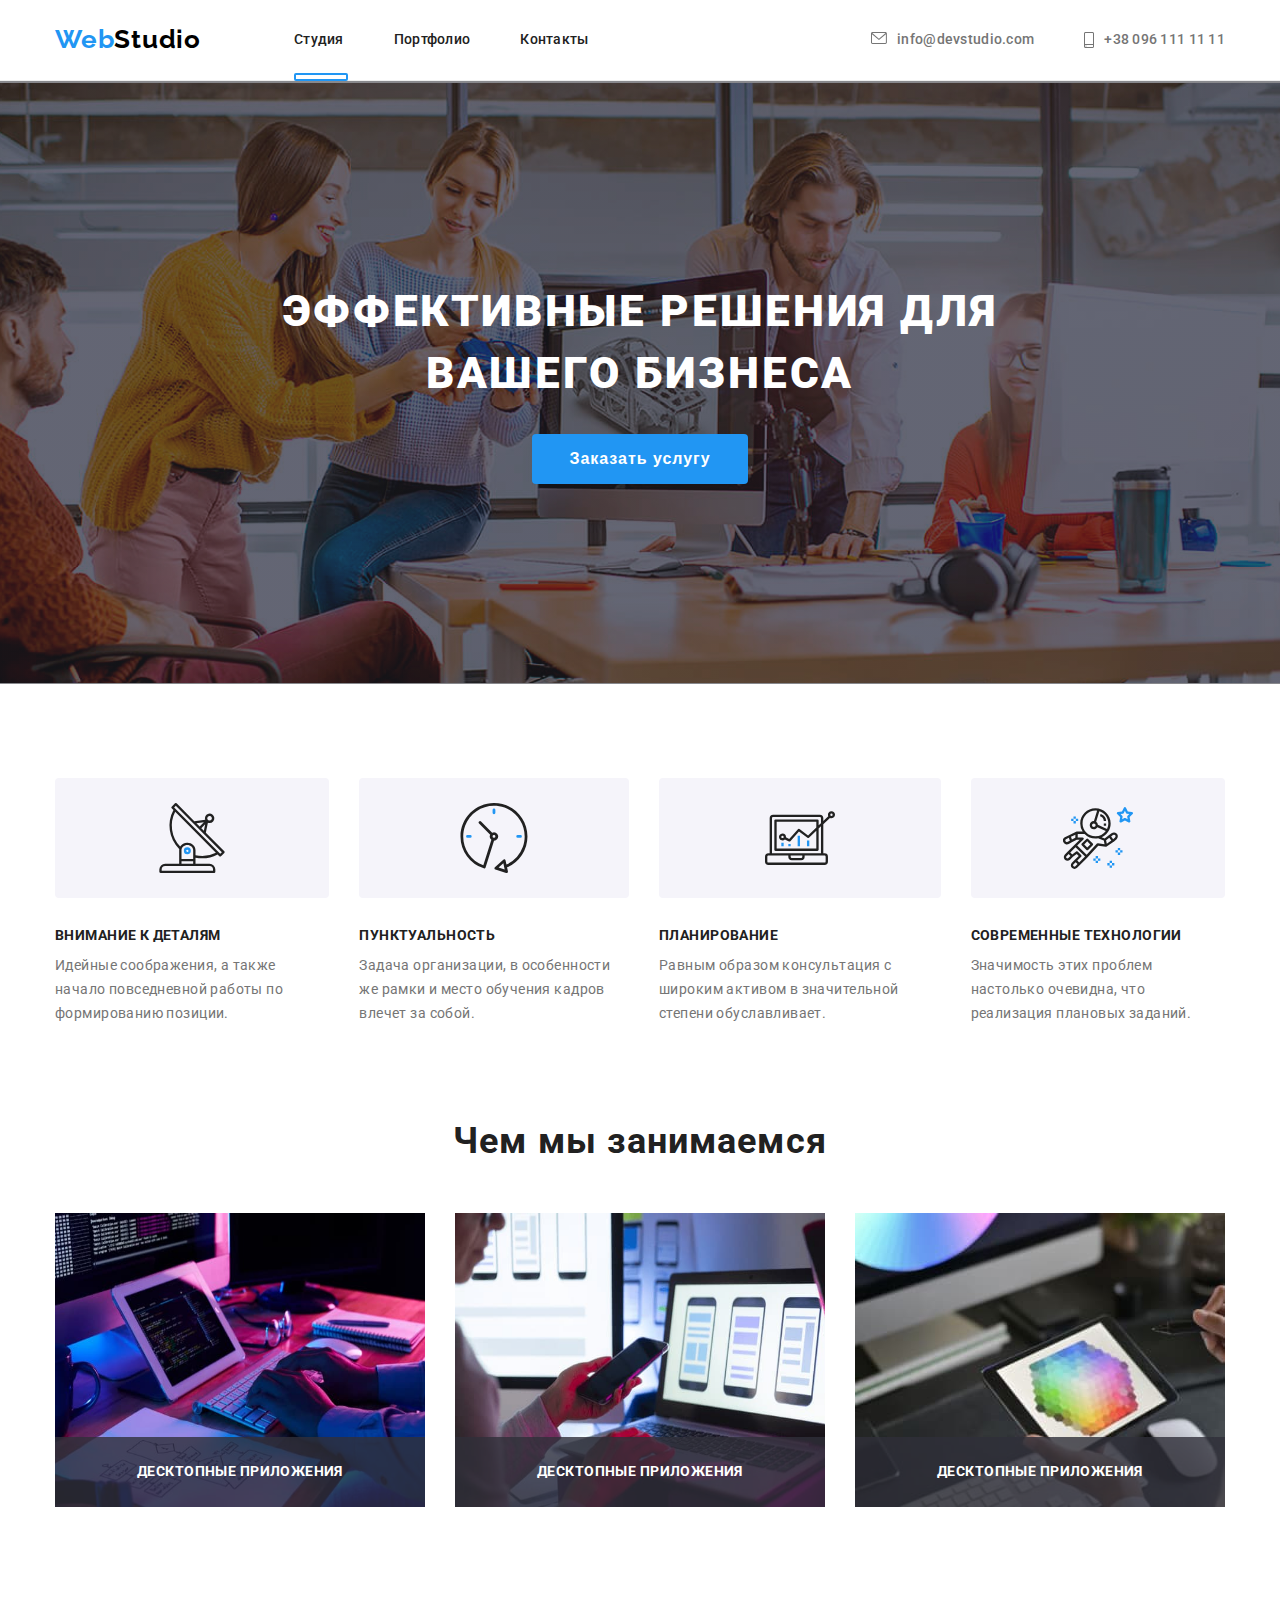
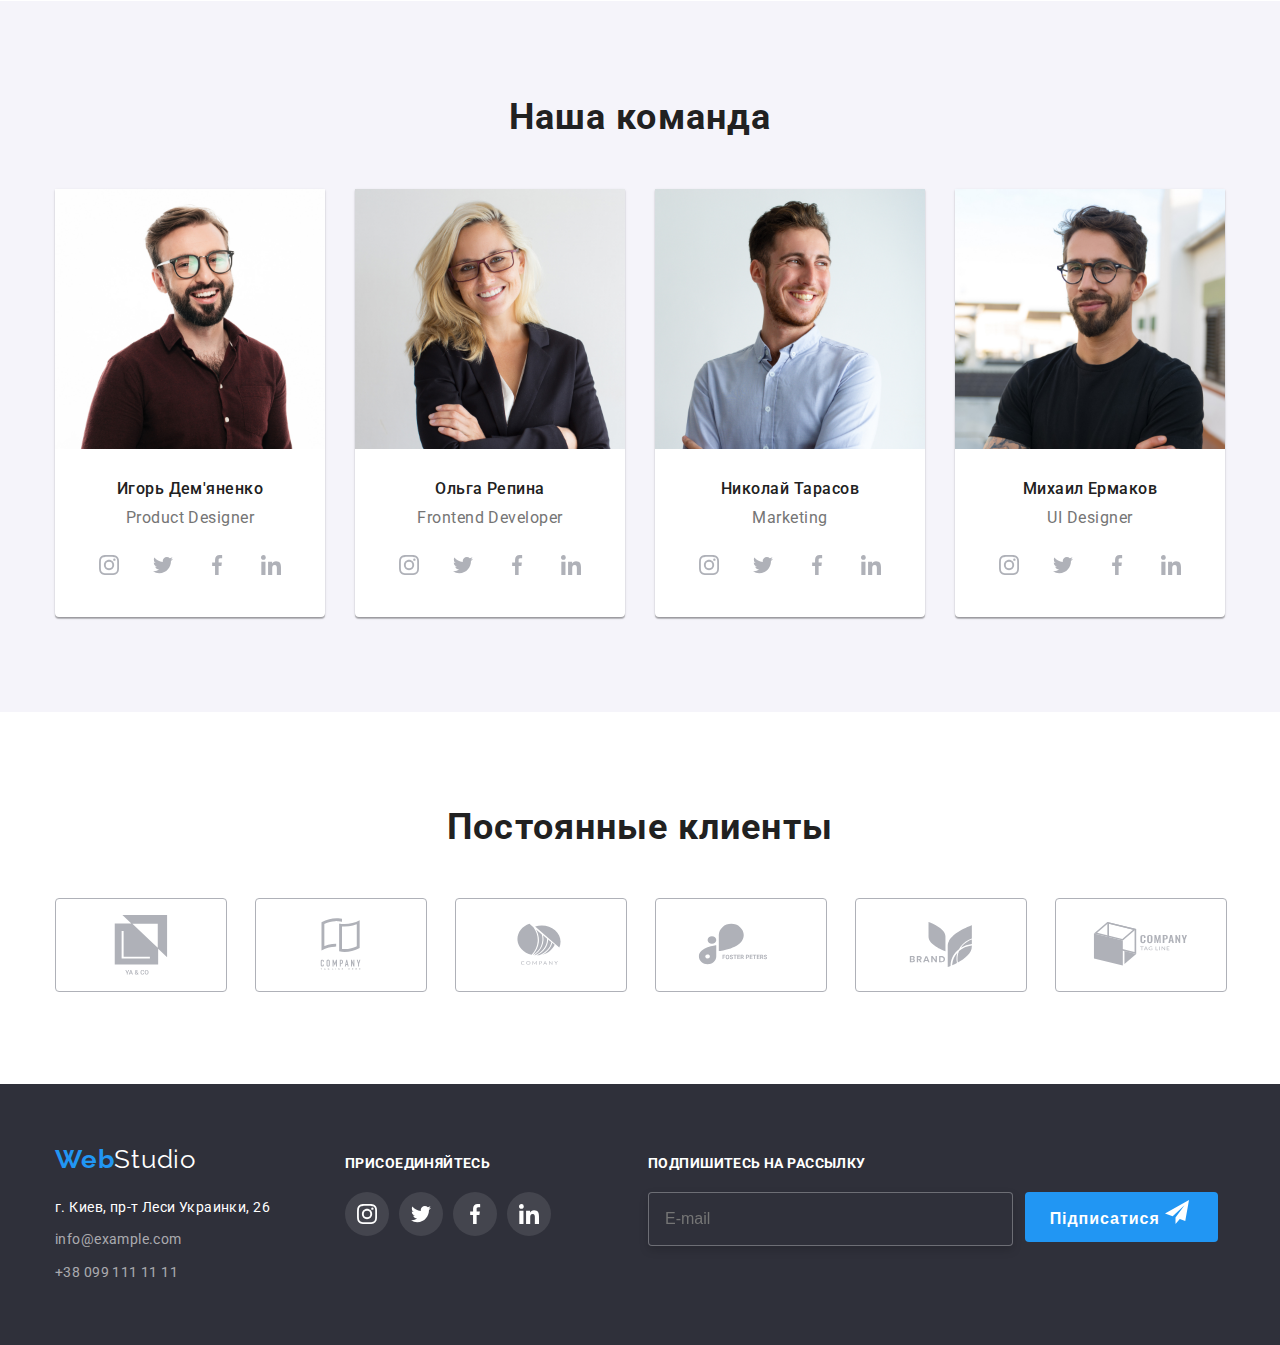
<file: index.html>
<!DOCTYPE html>
<html lang="en">
<head>
    <meta charset="UTF-8">
    <meta http-equiv="X-UA-Compatible" content="IE=edge">
    <meta name="viewport" content="width=device-width, initial-scale=1.0">
    <link rel="preconnect" href="https://fonts.googleapis.com">
    <link rel="preconnect" href="https://fonts.gstatic.com" crossorigin>
    <link rel="stylesheet" href="https://cdnjs.cloudflare.com/ajax/libs/modern-normalize/1.1.0/modern-normalize.min.css" integrity="sha512-wpPYUAdjBVSE4KJnH1VR1HeZfpl1ub8YT/NKx4PuQ5NmX2tKuGu6U/JRp5y+Y8XG2tV+wKQpNHVUX03MfMFn9Q==" crossorigin="anonymous" referrerpolicy="no-referrer" />
    <link href="https://fonts.googleapis.com/css2?family=Raleway:wght@700&family=Roboto:wght@400;500;700;900&display=swap" rel="stylesheet">
    <link rel="stylesheet" href="css/styles.css">
    <title lang="en">WebStudio</title>
</head>
<body class=>
    <header class="page-header">
        <div class="header-container">
                <nav class="nav">
                        <a class="logotype" href="WebStudio"><span class="web">Web</span><span class="studio-text">Studio</span></a>
                    <ul type="none" class="site-navigation">
                        <li class="li-nav"><a class="studio current"href="index.html">Студия</a></li>
                        <li class="li-nav"><a class="portfolio not-current" href="portfolio.html">Портфолио</a></li>
                        <li><a class="contacts not-current" href="Контакты">Контакты</a></li>
                    </ul>
                </nav>  
                <ul class="contacts-nav" type="none">
                    <li>
                        <a class="email-nav" href="info@devstudio.com">
                            <svg class="mail-icon" width="16" height="12">
                                <use href="./images/icons-svg/symbol-defs.svg#icon-envelope"></use>
                            </svg>
                            info@devstudio.com
                        </a>
                    </li>
                    <li class="li-contacts">
                        <a class="tel-nav" href="tel:+380961111111">
                            <svg class="tel-icon" width="10" height="16">
                                <use href="./images/icons-svg/symbol-defs.svg#icon-smartphone"></use>
                            </svg>
                        +38 096 111 11 11
                        </a>
                    </li>
                </ul>
        </div> 
    </header>
    <!-- Effective solutions -->
    <main>
        <section class="cap">
            <div class="container">
                <h1 class="text-solution">Эффективные решения для<br>вашего бизнеса</h1>
                <button class="button-solutions" data-modal-open type="button">Заказать услугу</button>
            </div>
        </section>
    <!--Features-->
    <section class="section">
        <div class="container">
        <ul class="features" type="none">
            <li class="li-features-one">
                <div class="features-icon-bg">
                    <svg class="features-icon" width="70" heidht="70">
                        <use href="./images/icons-svg/symbol-defs.svg#icon-antenna-1"></use>
                    </svg>
                </div>
                <h3 class="fetures-title">Внимание к деталям</h3>
                <p class="fetures-text">Идейные соображения, а также начало повседневной работы по формированию позиции.</p>
            </li>
            <li class="li-features-one">
                <div class="features-icon-bg">
                    <svg class="features-icon" width="70" heidht="70">
                        <use href="./images/icons-svg/symbol-defs.svg#icon-clock-1"></use>
                    </svg>
                </div>
                <h3 class="fetures-title">Пунктуальность</h3>
                <p class="fetures-text">Задача организации, в особенности же рамки и место обучения кадров влечет за собой.</p>
            </li>
            <li class="li-features-one">
                <div class="features-icon-bg">
                    <svg class="features-icon" width="70" heidht="70">
                        <use href="./images/icons-svg/symbol-defs.svg#icon-diagram-1"></use>
                    </svg>
                </div>
                <h3 class="fetures-title">Планирование</h3>
                <P class="fetures-text">Равным образом консультация с широким активом в значительной степени обуславливает.</P>
            </li>
            <li class="li-features-one">
                <div class="features-icon-bg">
                    <svg class="features-icon" width="70" heidht="70">
                        <use href="./images/icons-svg/symbol-defs.svg#icon-astronaut-1"></use>
                    </svg>
                </div>
                <h3 class="fetures-title">Современные технологии</h3>
                <p class="fetures-text">Значимость этих проблем настолько очевидна, что реализация плановых заданий.</p>
            </li>
        </div>
    </ul>
    </section>
    <!--What do we do?-->
    <section class="section-what-do-we-do">
        <div class="container">
            <h2 class="what-do-we-do">Чем мы занимаемся</h2>
            <ul class="ul-what-do-we-do" type="none">
                <li class="foto-what-do-we-do">
                    <div class="expertise-thumb">
                        <img width="370" height="294" src="images/Img-1.jpg" alt="Картинка-1">
                        <div class="expertise-overlay">
                            <h3 class="h3-overley-experticse">Десктопные приложения</h3>
                        </div>     
                    </div>
                </li>
                <li class="foto-what-do-we-do">
                    <div class="expertise-thumb">
                        <img width="370" height="294" src="images/img-2.jpg" alt="Картинка-2">
                        <div class="expertise-overlay">
                            <h3 class="h3-overley-experticse">Десктопные приложения</h3>
                        </div> 
                    </div>
                </li>    
                <li>
                    <div class="expertise-thumb">
                        <img width="370" height="294" src="images/img-3.jpg" alt="Картинка-3">
                        <div class="expertise-overlay">
                            <h3 class="h3-overley-experticse">Десктопные приложения</h3>
                        </div> 
                    </div>
                </li>    
            </ul>
        </div>
    </section>
    <!--Our team-->
    <section class="section-our-team">
        <div class="container">
            <h2 class="our-team">Наша команда</h2>
            <ul class="ul-our-team" type="none">
                <li class="team-card-item">
                    <img src="images/foto-1.jpg" height="260" alt="работник-1" >
                    <div class="div-our-team">
                        <h3 class="name-team">Игорь Дем'яненко</h3>
                        <p class="position-team" lang="en">Product Designer</p>
                        <ul class="team-social-list" type="none">
                            <li class="team-social-item">
                                <a href="https://www.instagram.com/" class="team-social-link" target="_blank" rel="noopener noreferrer nofollow" aria-label="instagram">
                                    <svg class="icon-social" width="20" height="20">
                                        <use href="./images/icons-svg/symbol-defs.svg#icon-instagram-2"></use>
                                    </svg>
                                </a>
                            </li>
                            <li class="team-social-item">
                                <a href="https://twitter.com/" class="team-social-link" target="_blank" rel="noopener noreferrer nofollow" aria-label="twitter">
                                    <svg class="icon-social" width="20" height="20">
                                        <use href="./images/icons-svg/symbol-defs.svg#icon-twitter-1"></use>
                                    </svg>
                                </a>
                            </li>
                            <li class="team-social-item">
                                <a href="https://www.facebook.com/" class="team-social-link" target="_blank" rel="noopener noreferrer nofollow" aria-label="facebook">
                                    <svg class="icon-social" width="20" height="20">
                                        <use href="./images/icons-svg/symbol-defs.svg#icon-facebook-1"></use>
                                    </svg>
                                </a>
                            </li>
                            <li class="team-social-item">
                                <a href="https://www.linkedin.com/" class="team-social-link" target="_blank" rel="noopener noreferrer nofollow" aria-label="linkedin">
                                    <svg class="icon-social" width="20" height="20">
                                        <use href="./images/icons-svg/symbol-defs.svg#icon-linkedin-1"></use>
                                    </svg>
                                </a>
                            </li>
                        </ul>
                    </div>
                </li>
                <li class="team-card-item">
                    <img src="images/foto-2.jpg"  height="260" alt="работник-2" >
                    <div class="div-our-team">
                        <h3 class="name-team">Ольга Репина</h3>
                        <p class="position-team" lang="en">Frontend Developer</p>
                        <ul class="team-social-list" type="none">
                            <li class="team-social-item">
                                <a href="https://www.instagram.com/" class="team-social-link" target="_blank" rel="noopener noreferrer nofollow" aria-label="instagram">
                                    <svg class="icon-social" width="20" height="20">
                                        <use href="./images/icons-svg/symbol-defs.svg#icon-instagram-2"></use>
                                    </svg>
                                </a>
                            </li>
                            <li class="team-social-item">
                                <a href="https://twitter.com/" class="team-social-link" target="_blank" rel="noopener noreferrer nofollow" aria-label="twitter">
                                    <svg class="icon-social" width="20" height="20">
                                        <use href="./images/icons-svg/symbol-defs.svg#icon-twitter-1"></use>
                                    </svg>
                                </a>
                            </li>
                            <li class="team-social-item">
                                <a href="https://www.facebook.com/" class="team-social-link" target="_blank" rel="noopener noreferrer nofollow" aria-label="facebook">
                                    <svg class="icon-social" width="20" height="20">
                                        <use href="./images/icons-svg/symbol-defs.svg#icon-facebook-1"></use>
                                    </svg>
                                </a>
                            </li>
                            <li class="team-social-item">
                                <a href="https://www.linkedin.com/" class="team-social-link" target="_blank" rel="noopener noreferrer nofollow" aria-label="linkedin">
                                    <svg class="icon-social" width="20" height="20">
                                        <use href="./images/icons-svg/symbol-defs.svg#icon-linkedin-1"></use>
                                    </svg>
                                </a>
                            </li>
                        </ul>
                    </div>
                </li>
                <li class="team-card-item">
                    <img src="images/foto-3.jpg"    height="260" alt="работник-3" >
                    <div class="div-our-team">
                        <h3 class="name-team">Николай Тарасов</h3>
                        <p class="position-team" lang="en">Marketing</p>
                        <ul class="team-social-list" type="none">
                            <li class="team-social-item">
                                <a href="https://www.instagram.com/" class="team-social-link" target="_blank" rel="noopener noreferrer nofollow" aria-label="instagram">
                                    <svg class="icon-social" width="20" height="20">
                                        <use href="./images/icons-svg/symbol-defs.svg#icon-instagram-2"></use>
                                    </svg>
                                </a>
                            </li>
                            <li class="team-social-item">
                                <a href="https://twitter.com/" class="team-social-link" target="_blank" rel="noopener noreferrer nofollow" aria-label="twitter">
                                    <svg class="icon-social" width="20" height="20">
                                        <use href="./images/icons-svg/symbol-defs.svg#icon-twitter-1"></use>
                                    </svg>
                                </a>
                            </li>
                            <li class="team-social-item">
                                <a href="https://www.facebook.com/" class="team-social-link" target="_blank" rel="noopener noreferrer nofollow" aria-label="facebook">
                                    <svg class="icon-social" width="20" height="20">
                                        <use href="./images/icons-svg/symbol-defs.svg#icon-facebook-1"></use>
                                    </svg>
                                </a>
                            </li>
                            <li class="team-social-item">
                                <a href="https://www.linkedin.com/" class="team-social-link" target="_blank" rel="noopener noreferrer nofollow" aria-label="linkedin">
                                    <svg class="icon-social" width="20" height="20">
                                        <use href="./images/icons-svg/symbol-defs.svg#icon-linkedin-1"></use>
                                    </svg>
                                </a>
                            </li>
                        </ul>
                    </div>
                </li>
                <li class="team-card-item">
                    <img  src="images/foto-4.jpg"  height="260" alt="работник-4" >
                    <div class="div-our-team">
                        <h3 class="name-team">Михаил Ермаков</h3>
                        <p class="position-team" lang="en">UI Designer</p>
                        <ul class="team-social-list" type="none">
                            <li class="team-social-item">
                                <a href="https://www.instagram.com/" class="team-social-link" target="_blank" rel="noopener noreferrer nofollow" aria-label="instagram">
                                    <svg class="icon-social" width="20" height="20">
                                        <use href="./images/icons-svg/symbol-defs.svg#icon-instagram-2"></use>
                                    </svg>
                                </a>
                            </li>
                            <li class="team-social-item">
                                <a href="https://twitter.com/" class="team-social-link" target="_blank" rel="noopener noreferrer nofollow" aria-label="twitter">
                                    <svg class="icon-social" width="20" height="20">
                                        <use href="./images/icons-svg/symbol-defs.svg#icon-twitter-1"></use>
                                    </svg>
                                </a>
                            </li>
                            <li class="team-social-item">
                                <a href="https://www.facebook.com/" class="team-social-link" target="_blank" rel="noopener noreferrer nofollow" aria-label="facebook">
                                    <svg class="icon-social" width="20" height="20">
                                        <use href="./images/icons-svg/symbol-defs.svg#icon-facebook-1"></use>
                                    </svg>
                                </a>
                            </li>
                            <li class="team-social-item">
                                <a href="https://www.linkedin.com/" class="team-social-link" target="_blank" rel="noopener noreferrer nofollow" aria-label="linkedin">
                                    <svg class="icon-social" width="20" height="20">
                                        <use href="./images/icons-svg/symbol-defs.svg#icon-linkedin-1"></use>
                                    </svg>
                                </a>
                            </li>
                        </ul>
                    </div>
                </li>
            </ul>
        </div>
    </section>
    <!--Regular-customers-->
			<section class="section clients-section">
				<div class="container">
					<h2 class="section-title">Постоянные клиенты</h2>
					<ul class="clients-list" type="none">
						<li class="clients-item">
							<a href="#" class="clients-link" target="_blank" rel="noopener noreferrer nofollow" aria-label="client0">
                                <svg class="clients-icon" width="106" height="60">
									<use href="./images/icons-svg/symbol-defs.svg#icon-group"></use>
                                </svg>
                            </a>
						</li>
						<li class="clients-item">
							<a href="#" class="clients-link" target="_blank" rel="noopener noreferrer nofollow" aria-label="client1">
								<svg class="clients-icon" width="106" height="60">
									<use href="./images/icons-svg/symbol-defs.svg#icon-Logo-1"></use>
                                </svg>
							</a>
						</li>
						<li class="clients-item">
							<a href="#" class="clients-link" target="_blank" rel="noopener noreferrer nofollow" aria-label="client2">
								<svg class="clients-icon" width="106" height="60">
									<use href="./images/icons-svg/symbol-defs.svg#icon-Logo-2"></use>
                                </svg>
							</a>
						</li>
						<li class="clients-item">
							<a href="#" class="clients-link" target="_blank" rel="noopener noreferrer nofollow" aria-label="client3">
								<svg class="clients-icon" width="106" height="60">
									<use href="./images/icons-svg/symbol-defs.svg#icon-Logo-3"></use>
                                </svg>
							</a>
						</li>
						<li class="clients-item">
							<a href="#" class="clients-link" target="_blank" rel="noopener noreferrer nofollow" aria-label="client4">
								<svg class="clients-icon" width="106" height="60">
									<use href="./images/icons-svg/symbol-defs.svg#icon-Logo-4"></use>
                                </svg>
							</a>
						</li>
						<li class="clients-item">
							<a href="#" class="clients-link" target="_blank" rel="noopener noreferrer nofollow" aria-label="client5">
								<svg class="clients-icon" width="106" height="60">
									<use href="./images/icons-svg/symbol-defs.svg#icon-Logo-5"></use>
                                </svg>   
                            </a>        
						</li>
					</ul>
				</div>
			</section>
    </main>

    <footer class="footer">
        <div class="container footer-flex">
            <div class="footer-address-block">
                    <a class="logotype-footer" href="WebStudio"><span class="web">Web</span><span class="footer-studio">Studio</span></a>
                <address class="information-footer">
                    <ul class="address-nav" type="none">
                        <li class="address-item">
                            <a href="https://goo.gl/maps/egYydY9ZctgNzq4R9" target="_blank" class="addres-text">г. Киев, пр-т Леси Украинки, 26</a>
                        </li>
                        <li class="address-item">
                            <a class="email" href="mailto:info@example.com">info@example.com</a>
                        </li>
                        <a class="phone" href="tel:+380991111111">+38 099 111 11 11</a>
                    </ul>
                </address>
            </div>
            <div class="footer-social-links">
                <strong class="footer-social-title">Присоединяйтесь</strong>
                <ul class="team-social-list" type="none">
                    <li class="team-social-item">
                        <a href="https://www.instagram.com/" class="footer-social-link" target="_blank" rel="noopener noreferrer nofollow" aria-label="instagram">
                            <svg class="footer-icon-social" width="20" height="20">
                                <use href="./images/icons-svg/symbol-defs.svg#icon-instagram-2"></use>
                            </svg>
                        </a>
                    </li>
                    <li class="team-social-item">
                        <a href="https://twitter.com/" class="footer-social-link" target="_blank" rel="noopener noreferrer nofollow" aria-label="twitter">
                            <svg class="footer-icon-social" width="20" height="20">
                                <use href="./images/icons-svg/symbol-defs.svg#icon-twitter-1"></use>
                            </svg>
                        </a>
                    </li>
                    <li class="team-social-item">
                        <a href="https://www.facebook.com/" class="footer-social-link" target="_blank" rel="noopener noreferrer nofollow" aria-label="facebook">
                            <svg class="footer-icon-social" width="20" height="20">
                                <use href="./images/icons-svg/symbol-defs.svg#icon-facebook-1"></use>
                            </svg>
                        </a>
                    </li>
                    <li class="team-social-item">
                        <a href="https://www.linkedin.com/" class="footer-social-link" target="_blank" rel="noopener noreferrer nofollow" aria-label="linkedin">
                            <svg class="footer-icon-social" width="20" height="20">
                                <use href="./images/icons-svg/symbol-defs.svg#icon-linkedin-1"></use>
                            </svg>
                        </a>
                    </li>
                </ul>
            </div>
            <!-- Subscription form -->
            <div class="join">
                <h2></h2>
                <strong class="subscription-form-title">Подпишитесь на рассылку</strong>
                <form class="" autocomplete="off">
                <div class="subscription-form">
                    <label for="mail"></label>
                    <input class="footer-input" type="email" name="E-mail" placeholder="E-mail">
                    <button class="form-button" type="submit">
                        Підписатися
                        <svg class="svg-input-footer" width="24" height="24">
                            <use href="./images/icons-svg/symbol-defs-3.svg#icon-icon-send"></use>
                        </svg>
                    </button>
                </div>
                </form>
            </div>
        </div>
    </footer>
    <!-- backdrop -->
    <div class="backdrop is-hidden" data-modal>
        <div class="modal">
            <div class="close-btn" data-modal-close>
                <svg class="close-icon" weight="18" height="18">
                    <use href="./images/icons-svg/symbol-defs-close.svg#icon-close"></use>
                </svg>
            </div>
            <p class="modal-title">Оставьте свои данные, мы вам перезвоним</p>
            <form class="">
                <div class="div-input">
                    <label class="input-title">Имя</label>
                    <div class="input-wrap">
                        <input type="text" class="form-input" name="user-name">
                        <svg class="input-icon" weight="18" height="18">
                            <use href="./images/icons-svg/symbol-defs-3.svg#icon-person-black-18dp-1"></use>
                        </svg>
                    </div>
                </div>
                <div class="div-input">
                    <label class="input-title">Телефон</label>
                    <div class="input-wrap">
                        <input type="tel" class="form-input" name="phone">
                        <svg class="input-icon" weight="18" height="18">
                            <use href="./images/icons-svg/symbol-defs-3.svg#icon-phone-black-18dp-1"></use>
                        </svg>
                    </div>
                </div>
                <div class="div-input">
                    <label class="input-title">Почта</label>
                    <div class="input-wrap">
                        <input type="mail" class="form-input" name="E-mail">
                        <svg class="input-icon" weight="18" height="18">
                            <use href="./images/icons-svg/symbol-defs-3.svg#icon-email-black-18dp-1"></use>
                        </svg>
                    </div>
                </div>
                <div class="div-input">
                    <label class="input-title">Комментарий</label>
                    <div class="input-wrap">
                        <input type="text" class="input-comment" name="comment" placeholder="Введите текст">
                    </div>
                </div>
                    <div class="div-chack">
                        <label class="label-checkbox">
                            <input class="checkbox" type="checkbox" name="topic" />
                            <span class="icon-checkbox"></span>
                            Соглашаюсь с рассылкой и принимаю<span class="conditions">Условия договора</span>
                        </label>
                    </div>
                        <div>
                            <button class="button-send">Отправить</button>
                        </div>
            </form>
        </div>
    </div>
        <script src="./js/modal.js"></script>
</body>
</html>
</file>
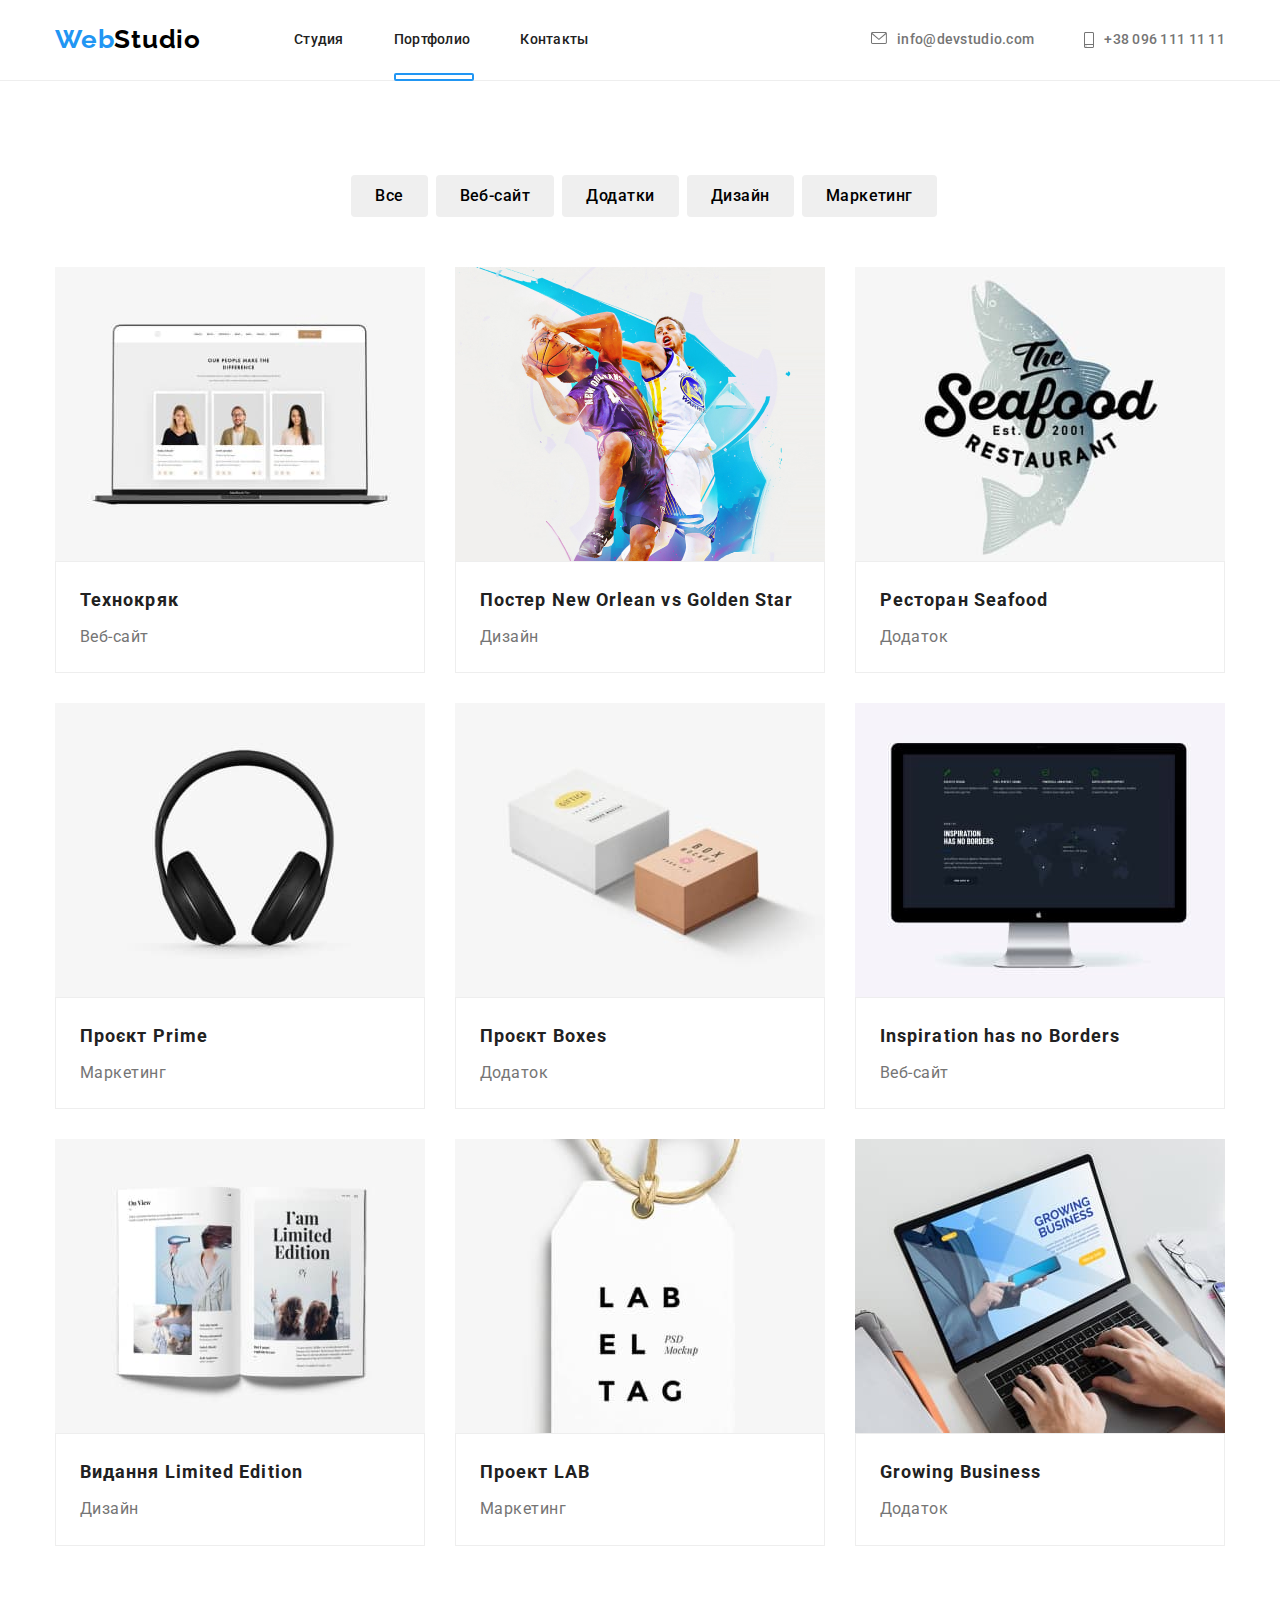
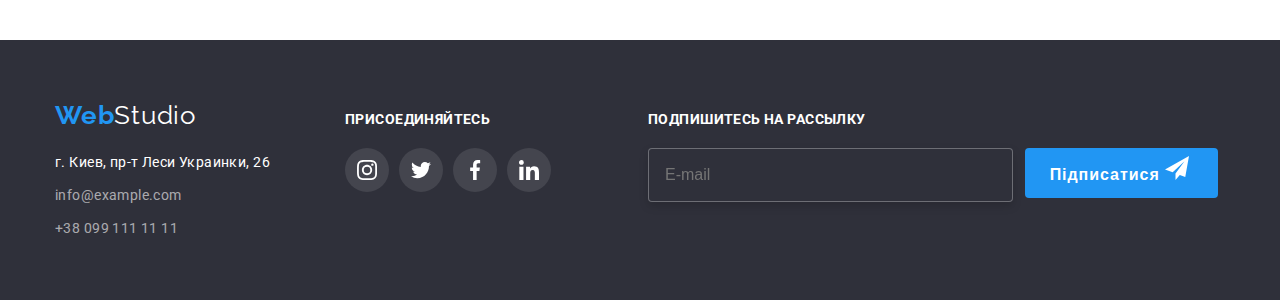
<file: portfolio.html>
<!DOCTYPE html>
<html lang="en">
<head>
    <meta charset="UTF-8">
    <meta http-equiv="X-UA-Compatible" content="IE=edge">
    <meta name="viewport" content="width=device-width, initial-scale=1.0">
    <link rel="preconnect" href="https://fonts.googleapis.com">
    <link rel="preconnect" href="https://fonts.gstatic.com" crossorigin>
    <link rel="stylesheet" href="https://cdnjs.cloudflare.com/ajax/libs/modern-normalize/1.1.0/modern-normalize.min.css" integrity="sha512-wpPYUAdjBVSE4KJnH1VR1HeZfpl1ub8YT/NKx4PuQ5NmX2tKuGu6U/JRp5y+Y8XG2tV+wKQpNHVUX03MfMFn9Q==" crossorigin="anonymous" referrerpolicy="no-referrer" />
    <link href="https://fonts.googleapis.com/css2?family=Raleway:wght@700&family=Roboto:wght@400;500;700;900&display=swap" rel="stylesheet">
    <link rel="stylesheet" href="css/styles.css">
    <title lang="en">Portfolio</title>
</head>
<body>
    <header class="page-header">
        <div class="header-container">
                <nav class="nav">
                        <a class="logotype" href="WebStudio"><span class="web">Web</span><span class="studio-text">Studio</span></a>
                    <ul type="none" class="site-navigation">
                        <li class="li-nav"><a class="studio not-current"href="index.html">Студия</a></li>
                        <li class="li-nav"><a class="portfolio current" href="portfolio.html">Портфолио</a></li>
                        <li><a class="contacts not-current" href="Контакты">Контакты</a></li>
                    </ul>
                </nav>  
                <ul class="contacts-nav" type="none">
                    <li>
                        <a class="email-nav" href="info@devstudio.com">
                            <svg class="mail-icon" width="16" height="12">
                                <use href="./images/icons-svg/symbol-defs.svg#icon-envelope"></use>
                            </svg>
                            info@devstudio.com
                        </a>
                    </li>
                    <li class="li-contacts">
                        <a class="tel-nav" href="tel:+380961111111">
                            <svg class="tel-icon" width="10" height="16">
                                <use href="./images/icons-svg/symbol-defs.svg#icon-smartphone"></use>
                            </svg>
                        +38 096 111 11 11
                        </a>
                    </li>
                </ul>
        </div> 
    </header>
        <!--Filter-->
        <main>
        <section class="section">
            <div class="container">
                <ul class="button-portfolio" type="none">
                    <li class="li-button-portfolio"><button class="button-portfolio-one" type="button">Все</button></li>
                    <li class="li-button-portfolio"><button class="button-portfolio-one" type="button">Веб-сайт</button></li>
                    <li class="li-button-portfolio"><button class="button-portfolio-one" type="button">Додатки</button></li>
                    <li class="li-button-portfolio"><button class="button-portfolio-one" type="button">Дизайн</button></li>
                    <li class="li-button-portfolio"><button class="button-portfolio-one" type="button">Маркетинг</button></li>
                </ul> 
                <ul class="ul-project" type="none">
                    <li class="li-project">
                        <a href="#" class="portfolio-card-link">
                            <div class="portfolio-thumb">
                                <img class="product-portfolio" src="images/product-1.jpg" height="294" alt="продукт-1">
                                <div class="portfolio-overlay">
                                    <p class="portfolio-overlay-text">Ресурс пропонує комплексні пропозиції з різним рівнем функціоналу та сервісів. Все це дозволить відвідувачу отримати вичерпні відомості про компанію чи приватну особу.</p>
                                </div>
                            </div>
                            <div class="net">
                                <h2 class="projects-name">Технокряк</h3>
                                <p class="project-position">Веб-сайт</p>
                            </div>
                        </a>
                    </li>
                    <li class="li-project">
                        <a href="#" class="portfolio-card-link">
                            <div class="portfolio-thumb">
                                    <img class="product-portfolio" src="images/product-2.jpg" height="294" alt="продукт-2">
                                <div class="portfolio-overlay">
                                    <p class="portfolio-overlay-text">Ресурс пропонує комплексні пропозиції з різним рівнем функціоналу та сервісів. Все це дозволить відвідувачу отримати вичерпні відомості про компанію чи приватну особу.</p>
                                </div>
                            </div>
                            <div class="net">
                                <h2 class="projects-name">Постер New Orlean vs Golden Star</h3>
                                <p class="project-position">Дизайн</p>
                            </div>
                        </a>
                    </li>
                    <li class="li-project">
                        <a href="#" class="portfolio-card-link">
                            <div class="portfolio-thumb">
                                    <img class="product-portfolio" src="images/product-3.jpg" height="294" alt="продукт-3">
                                <div class="portfolio-overlay">
                                    <p class="portfolio-overlay-text">Ресурс пропонує комплексні пропозиції з різним рівнем функціоналу та сервісів. Все це дозволить відвідувачу отримати вичерпні відомості про компанію чи приватну особу.</p>
                                </div>
                            </div>
                            <div class="net">
                                <h2 class="projects-name">Ресторан Seafood</h3>
                                <p class="project-position">Додаток</p>
                            </div>
                        </a>
                    </li>
                    <li class="li-project">
                        <a href="#" class="portfolio-card-link">
                            <div class="portfolio-thumb">
                                    <img class="product-portfolio" src="images/product-4.jpg" height="294" alt="продукт-4">
                                <div class="portfolio-overlay">
                                    <p class="portfolio-overlay-text">Ресурс пропонує комплексні пропозиції з різним рівнем функціоналу та сервісів. Все це дозволить відвідувачу отримати вичерпні відомості про компанію чи приватну особу.</p>
                                </div>
                            </div>
                            <div class="net">
                                <h2 class="projects-name">Проєкт Prime</h3>
                                <p class="project-position">Маркетинг</p>
                            </div>
                        </a>
                    </li>
                    <li  class="li-project">
                        <a href="#" class="portfolio-card-link">
                            <div class="portfolio-thumb">
                                    <img class="product-portfolio" src="images/product-5.jpg" height="294" alt="продукт-5">
                                <div class="portfolio-overlay">
                                    <p class="portfolio-overlay-text">Ресурс пропонує комплексні пропозиції з різним рівнем функціоналу та сервісів. Все це дозволить відвідувачу отримати вичерпні відомості про компанію чи приватну особу.</p>
                                </div>
                            </div>
                            <div class="net">
                                <h2 class="projects-name">Проєкт Boxes</h3>
                                <p class="project-position">Додаток</p>
                            </div>
                        </a>
                    </li>
                    <li class="li-project">
                        <a href="#" class="portfolio-card-link">
                            <div class="portfolio-thumb">
                                    <img class="product-portfolio" src="images/product-6.jpg" height="294" alt="продукт-6">
                                <div class="portfolio-overlay">
                                    <p class="portfolio-overlay-text">Ресурс пропонує комплексні пропозиції з різним рівнем функціоналу та сервісів. Все це дозволить відвідувачу отримати вичерпні відомості про компанію чи приватну особу.</p>
                                </div>
                            </div>
                            <div class="net">
                                <h2 class="projects-name">Inspiration has no Borders</h3>
                                <p class="project-position">Веб-сайт</p>
                            </div>
                        </a>
                    </li>
                    <li class="li-project">
                        <a href="#" class="portfolio-card-link">
                            <div class="portfolio-thumb">
                                    <img class="product-portfolio" src="images/product-7.jpg" height="294" alt="продукт-7">
                                <div class="portfolio-overlay">
                                    <p class="portfolio-overlay-text">Ресурс пропонує комплексні пропозиції з різним рівнем функціоналу та сервісів. Все це дозволить відвідувачу отримати вичерпні відомості про компанію чи приватну особу.</p>
                                </div>
                            </div>
                            <div class="net">
                                <h2 class="projects-name">Видання Limited Edition</h3>
                                <p class="project-position">Дизайн</p>
                            </div>
                        </a>
                    </li>
                    <li class="li-project">
                        <a href="#" class="portfolio-card-link">
                            <div class="portfolio-thumb">
                                    <img class="product-portfolio" src="images/product-8.jpg" height="294" alt="продукт-8">
                                <div class="portfolio-overlay">
                                    <p class="portfolio-overlay-text">Ресурс пропонує комплексні пропозиції з різним рівнем функціоналу та сервісів. Все це дозволить відвідувачу отримати вичерпні відомості про компанію чи приватну особу.</p>
                                </div>
                            </div>
                            <div class="net">
                                <h2 class="projects-name">Проект LAB</h3>
                                <p class="project-position">Маркетинг</p>
                            </div>
                        </a>
                    </li>
                    <li class="li-project">
                        <a href="#" class="portfolio-card-link">
                            <div class="portfolio-thumb">
                                    <img class="product-portfolio" src="images/product-9.jpg" height="294" alt="продукт-9">
                                <div class="portfolio-overlay">
                                    <p class="portfolio-overlay-text">Ресурс пропонує комплексні пропозиції з різним рівнем функціоналу та сервісів. Все це дозволить відвідувачу отримати вичерпні відомості про компанію чи приватну особу.</p>
                                </div>
                            </div>
                            <div class="net">
                                <h2 class="projects-name">Growing Business</h3>
                                <p class="project-position">Додаток</p>
                            </div>
                        </a>
                    </li>
                </ul>
            </div> 
        </section>
        </main>

        <footer class="footer">
            <div class="container footer-flex">
                <div class="footer-address-block">
                        <a class="logotype-footer" href="WebStudio"><span class="web">Web</span><span class="footer-studio">Studio</span></a>
                    <address class="information-footer">
                        <ul class="address-nav" type="none">
                            <li class="address-item">
                                <a href="https://goo.gl/maps/egYydY9ZctgNzq4R9" target="_blank" class="addres-text">г. Киев, пр-т Леси Украинки, 26</a>
                            </li>
                            <li class="address-item">
                                <a class="email" href="mailto:info@example.com">info@example.com</a>
                            </li>
                            <a class="phone" href="tel:+380991111111">+38 099 111 11 11</a>
                        </ul>
                    </address>
                </div>
                <div class="footer-social-links">
                    <strong class="footer-social-title">Присоединяйтесь</strong>
                    <ul class="team-social-list" type="none">
                        <li class="team-social-item">
                            <a href="https://www.instagram.com/" class="footer-social-link" target="_blank" rel="noopener noreferrer nofollow" aria-label="instagram">
                                <svg class="footer-icon-social" width="20" height="20">
                                    <use href="./images/icons-svg/symbol-defs.svg#icon-instagram-2"></use>
                                </svg>
                            </a>
                        </li>
                        <li class="team-social-item">
                            <a href="https://twitter.com/" class="footer-social-link" target="_blank" rel="noopener noreferrer nofollow" aria-label="twitter">
                                <svg class="footer-icon-social" width="20" height="20">
                                    <use href="./images/icons-svg/symbol-defs.svg#icon-twitter-1"></use>
                                </svg>
                            </a>
                        </li>
                        <li class="team-social-item">
                            <a href="https://www.facebook.com/" class="footer-social-link" target="_blank" rel="noopener noreferrer nofollow" aria-label="facebook">
                                <svg class="footer-icon-social" width="20" height="20">
                                    <use href="./images/icons-svg/symbol-defs.svg#icon-facebook-1"></use>
                                </svg>
                            </a>
                        </li>
                        <li class="team-social-item">
                            <a href="https://www.linkedin.com/" class="footer-social-link" target="_blank" rel="noopener noreferrer nofollow" aria-label="linkedin">
                                <svg class="footer-icon-social" width="20" height="20">
                                    <use href="./images/icons-svg/symbol-defs.svg#icon-linkedin-1"></use>
                                </svg>
                            </a>
                        </li>
                    </ul>
                </div>
                <!-- Subscription form -->
                <div class="join">
                    <h2></h2>
                    <strong class="subscription-form-title">Подпишитесь на рассылку</strong>
                    <form class="" autocomplete="off">
                    <div class="subscription-form">
                        <label for="mail"></label>
                        <input class="footer-input" type="email" name="E-mail" placeholder="E-mail">
                        <button class="form-button" type="submit">
                            Підписатися
                            <svg class="svg-input-footer" width="24" height="24">
                                <use href="./images/icons-svg/symbol-defs-3.svg#icon-icon-send"></use>
                            </svg>
                        </button>
                    </div>
                    </form>
                </div>
            </div>
        </footer>
</body>
</html>
</file>
<file: css/styles.css>
p, h1, h2, h3, h4, h5, h6 {
    margin: 0;
}
ul {
    margin: 0;
    padding: 0;
    list-style: none;
}
body {
    font-family: 'Raleway', sans-serif;
    font-family: 'Roboto', sans-serif;
    margin: 0;
}
a {
    text-decoration: none;
}
img {
    display: block;
	max-width: 100%;
	/* height: auto; */
}
:root {
    --secondary-text-color: #212121;
    --accent-color: #2196f3;
    --cubic-bezier: cubic-bezier(0.4, 0, 0.2, 1);
}
.header-container,
.container {
    box-sizing: border-box;
    width: 1200px;
    margin: 0 auto;
    padding-left: 15px;
    padding-right: 15px;
}
.header-container {
    display: flex;
    align-items: center;
}
.section-what-do-we-do,
.cap,
.section {
    padding-top: 94px;
    padding-bottom: 94px;
}
/* button */
.button-solutions {
    cursor: pointer;
    width: 216px;
    height: 50px;
    background-color: #2196F3;
    color: #fff;
    border-radius: 4px;
    border-color: transparent;
    font-size: 16px;
    line-height: 1.9;
    font-weight: 700;
    letter-spacing: 0.06em;
    display: block;
    margin: 0 auto;
    margin-top: 30px;
}
/* button-portfolio */
.button-portfolio {
    justify-content: center;
    margin-bottom: 50px;
    margin-top: 81px;
    display: flex;
}
.button-portfolio .button-portfolio-one {
    font-family: 'Roboto';
    cursor: pointer;
    font-weight: 500;
    font-size: 16px;
    line-height: 1.6;
    text-align: center;
    letter-spacing: 0.03em;
    border-radius: 4px;
    border-color: transparent;
    padding-top: 6px;
    padding-bottom: 6px;
    padding-left: 22px;
    padding-right: 22px;
    transition: color 250ms var(--cubic-bezier), background-color 250ms var(--cubic-bezier), box-shadow 250ms var(--cubic-bezier);
}
.button-portfolio .button-portfolio-one:hover,
.button-portfolio .button-portfolio-one:focus {
    color: #FFFFFF;
    background-color: #2196F3;
}
.li-button-portfolio {
    margin-left: 8px;
}
/* subscription form */
.form-button {
    cursor: pointer;
    width: 200px;
    height: 50px;
    background-color: #2196F3;
    border-radius: 4px;
    border-color: transparent;
    
    font-weight: 700;
    font-size: 16px;
    line-height: 1.9;
    /* align-items: center;
    text-align: center; */
    letter-spacing: 0.06em;

    margin-left: 12px;
    padding-right: 10px;
    color: #FFFFFF;
}
/* backdrop */
.button-send {
    width: 200px;
    height: 50px;
    cursor: pointer;
    background: #2196F3;
    box-shadow: 0px 4px 4px rgba(0, 0, 0, 0.15);
    border-radius: 4px;
    border-color: transparent;
    font-weight: 700;
    font-size: 16px;
    line-height: 1.9;
    letter-spacing: 0.06em;
    color: #FFFFFF;
    /* margin-top: 30px; */
    margin-left: 169px;
}
/* navigation */
header {
    display: flex;
    flex-direction: row;
    border-bottom: 1px solid #ECECEC;
}
.page-header {
    position: fixed;
    width: 100%;
    top: 0;
    background-color: #ffffff;
    z-index: 1;
    border-bottom: 1px solid #eeeeee;
}
.nav {
    align-items: center;
    display: flex;
}
.web{
    font-weight: 700;
    font-size: 26px;
    line-height: 1.2;
    letter-spacing: 0.03em;
    color: #2196F3;

}
.studio-text{
    font-weight: 700;
    font-size: 26px;
    line-height: 1.2;
    letter-spacing: 0.03em;
    color: #000000
}
/* .logotype-footer, */
.logotype {
    font-weight: 700;
    font-size: 26px;
    font-family: Raleway;
    display: block;
}
.li-nav {
    margin-right: 50px;
}
.li-contacts {
  margin-left: 50px;
}
.site-navigation {
    display: flex;
    margin-left: 93px;
}
.current {
    position: relative;
    color: var(--accent-color);
}
.current::after {
    position: absolute;
    bottom: -1px;
    display: block;
    content: "";
    width: 100%;
    height: 4px;
    border-radius: 2px;
    border: 2px solid var(--accent-color);
}
.not-current {
    position: relative;
}
.not-current::after {
	position: absolute;
	bottom: -1px;
	display: block;
	content: "";
	width: 100%;
	height: 4px;
	border-radius: 2px;
	border-width: 2px;
	border-style: solid;
	border-color: #000000;
	transform: scaleX(0.4);
	opacity: 0;
	transition: transform 250ms var(--cubic-bezier), opacity 250ms var(--cubic-bezier),
		border-color 250ms var(--cubic-bezier);
}
.not-current:hover.not-current::after,
.not-current:focus.not-current::after {
	transform: scale(1);
	opacity: 1;
	border-color: var(--accent-color);
}
.site-navigation .studio {
    font-weight: 500;
    font-size: 14px;
    line-height: 1.14;
    letter-spacing: 0.02em;
    color: var(--secondary-text-color);
    display: block;
    padding-top: 32px;
    padding-bottom: 32px;
    transition: color 250ms var(--cubic-bezier);
}
.site-navigation .studio:hover,
.site-navigation .studio:focus {
    color: #2196F3;
}
.site-navigation .portfolio {
    font-weight: 500;
    font-size: 14px;
    line-height: 1.14;
    letter-spacing: 0.02em;
    color: var(--secondary-text-color);
    display: block;
    padding-top: 32px;
    padding-bottom: 32px;
    transition: color 250ms var(--cubic-bezier);
}
.site-navigation .portfolio:hover,
.site-navigation .portfolio:focus {
    color: #2196F3;
}
.site-navigation .contacts {
    font-weight: 500;
    font-size: 14px;
    line-height: 1.14;
    letter-spacing: 0.02em;
    color: #212121;
    display: block;
    padding-top: 32px;
    padding-bottom: 32px;
    transition: color 250ms var(--cubic-bezier);
}
.site-navigation .contacts:hover,
.site-navigation .contacts:focus {
    color: #2196F3;
}
.contacts-nav {
    display: flex;
    margin-left: auto;
}
.contacts-nav .email-nav {
    font-weight: 500;
    font-size: 14px;
    line-height: 1.14;
    letter-spacing: 0.02em;
    color: #757575;
    display: flex;
    transition: color 250ms var(--cubic-bezier);
}
.contacts-nav .email-nav:hover,
.contacts-nav .email-nav:focus {
    color: #2196F3;
}
.contacts-nav .tel-nav {
    font-weight: 500;
    font-size: 14px;
    line-height: 1.14;
    letter-spacing: 0.02em;
    color: #757575;
    display: flex;
    transition: color 250ms var(--cubic-bezier);
}
.contacts-nav .tel-nav:hover,
.contacts-nav .tel-nav:focus {
    color: #2196F3;
}
/* cap */
.cap {
    background-image: linear-gradient(rgba(47, 48, 58, 0.4), rgba(47, 48, 58, 0.4)), url(../images/cap.background.png);
    max-width: 1600px;
    background-color:#c4c4c4;
    padding-top: 200px;
    padding-bottom: 200px;
    margin-right: auto;
    margin-left: auto;
    background-position: center;
    background-repeat: no-repeat;
    background-size: auto;
    margin-top: 81px;
}
.text-solution {
    font-weight: 900;
    font-size: 44px;
    line-height: 1.4;
    text-align: center;
    letter-spacing: 0.06em;
    text-transform: uppercase;
    color: #FFFFFF;
    /* text-align: center;
    padding-bottom: 30px;
    padding-right: 200px;
    padding-top: 200px; */
}
/* features */
.features {
    display: flex;
}
.li-features-one:not(:last-child) {
    /* align-items: center;
    width: 270px; */
    margin-right: 30px;
}
.fetures-title {
    font-weight: 700;
    font-size: 14px;
    line-height: 1.14;
    letter-spacing: 0.03em;
    text-transform: uppercase;
    color: #212121;
    margin-bottom: 10px; 
}
.fetures-text {
    font-size: 14px;
    line-height: 1.7;
    letter-spacing: 0.03em;
    color: #757575;    
}
.features-icon-bg {
    display: flex;
    align-items: center;
    justify-content: center;
    height: 120px;
    background-color: #f5f4fa;
    margin-bottom: 30px;
    border-radius: 4px;
}
/* What do we do? */
.expertise-thumb {
    position: relative;
}
.expertise-overlay {
    position: absolute;
    bottom: 0;
    width: 100%;
    height: 70px;
    display: flex;
    justify-content: center;
    align-items: center;
    background-color: rgba(47, 48, 58, 0.8);
}
.h3-overley-experticse {
    font-size: 14px;
    line-height: 1.14;
    letter-spacing: 0.03em;
    text-transform: uppercase;
    color: #FFFFFF;
}
.section-what-do-we-do {
    padding-top: 0px;
}
.what-do-we-do {
    margin-top: 0;
    margin-bottom: 50px;
    font-size: 36px;
    line-height: 1.2;
    text-align: center;
    letter-spacing: 0.03em;
    color: #212121;
    font-weight: 700;
}
.ul-what-do-we-do {
    display: flex;
    margin-top: 50px;
    /* margin-bottom: 95px; */
}
.foto-what-do-we-do {
    margin-right: 30px;
}
/* Our team */
.section-our-team {
    background-color: #F5F4FA;
    padding-top: 95px;
    padding-bottom: 95px;
    /* width:1600px; */
    /* padding-right: 215px; */
    /* padding-bottom: 100%; */
}
.our-team {
    font-size: 36px;
    line-height: 1.2;
    text-align: center;
    letter-spacing: 0.03em;
    color: #212121;
}
.ul-our-team {
    display: flex;
    margin-top: 50px;
}
.team-card-item:not(:last-child) {
    margin-right: 30px;
}
.team-card-item  {
    background-color: #FFFFFF;
    box-shadow: 0px 1px 3px rgb(0 0 0 / 12%), 0px 1px 1px rgb(0 0 0 / 14%), 0px 2px 1px rgb(0 0 0 / 20%);
    border-radius: 0px 0px 4px 4px;
}
.div-our-team {
    padding-top: 30px;
    padding-bottom: 30px;
}
.name-team {
    font-weight: 500;
    font-size: 16px;
    line-height: 1.2;
    letter-spacing: 0.03em;
    color: #212121; 
    text-align: center;
    margin-bottom: 10px;
}
.position-team {
    font-size: 16px;
    letter-spacing: 0.03em;
    color: #757575;
    line-height: 1.2;
    text-align: center;
    margin-bottom: 16px;
}
.team-social-item {
	width: 44px;
	height: 44px;
}
.team-social-link {
	width: 100%;
	height: 100%;
	border-radius: 50%;
	display: flex;
	align-items: center;
	justify-content: center;
    color: #afb1b8;
    transition: background-color 250ms var(--cubic-bezier);
}
.team-social-link:hover,
.team-social-link:focus {
    background-color: #2196f3;
    color: #ffffff;
}
.team-social-link:hover .icon-social,
.team-social-link:focus .icon-social {
    /* color: #FFFFFF; */
	fill: #ffffff;
}
/* Regular customers */
.section-title {
    margin-top: 0;
    margin-bottom: 50px;
    font-size: 36px;
    line-height: 1.17;
    text-align: center;
    letter-spacing: 0.03em;
    color: #212121;
}
.clients-list {
    display: flex;
    justify-content: space-between;
}
.clients-item {
    width: calc((100% - 150px) / 6);
    height: 92px;
}
.clients-link {
    display: flex;
    align-items: center;
    justify-content: center;
    width: 100%;
    height: 100%;
    color: #afb1b8;
    border-width: 1px;
    border-style: solid;
    border-color: #afb1b8;
    border-radius: 4px;
    transition: background-color 250ms var(--cubic-bezier);
}
.clients-link:hover,
.clients-link:focus {
	border: 1px solid var(--accent-color);
	color: var(--accent-color);
}
.clients-link:hover .clients-icon,
.clients-link:focus .clients-icon {
	fill: currentColor;
}
.clients-icon {
    fill: currentColor;
    transition: color 250ms var(--cubic-bezier);
}
/* footer */
.logo-footer {
    display: block;
    margin-bottom: 20px;
}
.footer {
    background-color: #2F303A;
    padding-top: 60px;
    padding-bottom: 60px;
    /* width: 1600px; */
}
.logotype-footer {
    font-family: Raleway;
    display: block;
    margin-bottom: 20px;
}
.address-item:not(:last-child) {
    margin-bottom: 9px;
}
.footer-studio {
    font-size: 26px;
    letter-spacing: 0.03em;
    color: #FFFFFF;
    line-height: 1.2;
}
.addres-text {
    font-style: normal;
    font-weight: 400;
    font-size: 14px;
    letter-spacing: 0.03em;
    color: #FFFFFF;
    line-height: 1.7;
    margin-top: 20px;
    margin-bottom: 9px;
}
.footer-flex {
    display: flex;
    align-items: baseline;
}
.information-footer .email {
    font-size: 14px;
    letter-spacing: 0.03em;
    color: rgba(255, 255, 255, 0.6);
    line-height: 1.7;
    font-style: normal;
    transition: color 250ms var(--cubic-bezier);
}
.information-footer .email:hover,
.information-footer .email:focus {
    color: #2196F3
}
.information-footer .phone {
    font-style: normal;
    font-size: 14px;
    line-height: 1.71;
    letter-spacing: 0.03em;
    color: rgba(255, 255, 255, 0.6);
    text-decoration: none;
    transition: color 250ms var(--cubic-bezier);
}
.information-footer .phone:hover,
.information-footer .phone:focus {
    color: #2196F3
}
.footer-social-link {
	background-color: rgba(255, 255, 255, 0.1);
	width: 44px;
	height: 44px;
	border-radius: 50%;
	display: flex;
	align-items: center;
	justify-content: center;
	color: #FFFFFF;
    transition: background-color 250ms var(--cubic-bezier);
}
.footer-social-title{
    display: block;
    margin-bottom: 20px;
    font-size: 14px;
    line-height: 1.14;
    letter-spacing: 0.03em;
    text-transform: uppercase;
    color: #FFFFFF;
}
.footer-icon-social {
	fill: currentColor;
}
.footer-social-link:hover,
.footer-social-link:focus {
	background-color: #2196f3;
}
.footer-address-block {
    margin-right: 75px;
}
/* portfolio */
.contacts-nav-portfolio {
    display: flex;
    margin-top: 32px;
    margin-left: 344px;
}
.contacts-nav-portfolio .email-nav-portfolio {
    font-weight: 500;
    font-size: 14px;
    letter-spacing: 0.02em;
    color: #757575;
    line-height: 1.14;
}
.email-nav-portfolio:hover,
.contacts-nav-portfolio .email-nav-portfolio:focus {
    color: #2196F3;
}
.contacts-nav-portfolio .tel-nav-portfolio {
    font-weight: 500;
    font-size: 14px;
    letter-spacing: 0.02em;
    color: #757575;
    line-height: 1.14;
    margin-left: 50px;
}
.tel-nav-portfolio:hover,
.contacts-nav-portfolio .tel-nav-portfolio:focus {
    color: #2196F3
}
.portfolio-card-link {
    display: block;
    text-decoration: none;
    color: inherit;
}
.portfolio-card-link:hover,
.portfolio-card-link:focus {
	box-shadow: 0 1px 1px rgba(0, 0, 0, 0.12), 0 4px 4px rgba(0, 0, 0, 0.06), 1px 4px 6px rgba(0, 0, 0, 0.16);
}
.portfolio-card-link:hover .portfolio-overlay,
.portfolio-card-link:focus .portfolio-overlay {
	transform: translateY(0);
}
/* .projects */
.projects-name {
    font-weight: 700;
    font-size: 18px;
    letter-spacing: 0.06em;
    color: #212121;
    line-height: 2;
    margin-bottom: 4px;
}
.project-position {
    font-size: 16px;
    letter-spacing: 0.03em;
    color: #757575;
    line-height: 1.9;
}
/* Filter */
.section-main-portfolio {
    display: inline;
}
.ul-project {
    display: flex;
    flex-wrap: wrap;
    gap: 30px;
}
.net {
    padding-top: 20px;
    padding-bottom: 20px;
    padding-left: 24px;
    border: 1px solid #EEEEEE;
}
.product-portfolio {
    display: block;
}
.portfolio-card-link:hover,
.portfolio-card-link:focus {
	box-shadow: 0 1px 1px rgba(0, 0, 0, 0.12), 0 4px 4px rgba(0, 0, 0, 0.06), 1px 4px 6px rgba(0, 0, 0, 0.16);
}
/* icon */
.mail-icon,
.tel-icon {
	fill: currentColor;
	margin-right: 10px;
}
.team-social-list {
    display: flex;
    justify-content: center;
    gap: 10px;
}
.icon-social {
	fill: currentColor;
    transition: color 250ms var(--cubic-bezier);
}
/* portfolio-overlay */
.portfolio-overlay-text {
    color: #FFFFFF;
    font-size: 18px;
    line-height: 1.56;
    letter-spacing: 0.03em;
}
.portfolio-overlay {
    position: absolute;
    top: 0;
    left: 0;
    width: 100%;
    height: 100%;
    transform: translateY(100%);
    transition: transform 250ms var(--cubic-bezier);
    background-color: rgba(33, 150, 243, 0.9);
    padding: 63px 24px;
}
.portfolio-thumb {
    position: relative;
    overflow: hidden;
}
/* backdrop */
.backdrop.is-hidden {
    opacity: 0;
    pointer-events: none;
    visibility: hidden;
}
.backdrop.is-hidden .modal {
    transform: translate(-50%, -50%) scale(1.1);
}
.close-btn {
    position: absolute;
    top: 8px;
    right: 8px;
    display: flex;
    justify-content: center;
    align-items: center;
    width: 30px;
    height: 30px;
    border: 1px solid rgba(0, 0, 0, 0.1);
    border-radius: 50%;
    cursor: pointer;
}
.modal {
    position: absolute;
    top: 50%;
    left: 50%;
    min-height: 581px;
    min-width: 528px;
    background-color: #ffffff;
    border-radius: 4px;
    transform: translate(-50%, -50%) scale(1);
    transition: transform 250ms var(--cubic-bezier);
}
.backdrop {
    position: fixed;
    top: 0;
    left: 0;
    width: 100%;
    height: 100%;
    z-index: 2;
    background-color: rgba(0, 0, 0, 0.2);
    opacity: 1;
    visibility: visible;
    transition: opacity 250ms var(--cubic-bezier), visibility 250ms var(--cubic-bezier);
}
.no-scroll {
	overflow: hidden;
}
.backdrop.is-hidden .modal {
	transform: translate(-50%, -50%) scale(1.1);
}
/* Subscription form */
.subscription-form {
    display: flex;
    width: 570px;
    flex-direction: row;
    justify-content: space-between;
}
.join {
    margin-left: 97px;
}
/* .form-ul {
    display: flex;
} */
.footer-input {
    display: block;
    width: 358px;
    height: 50px;
    border: 1px solid rgba(255, 255, 255, 0.3);
    filter: drop-shadow(0px 4px 4px rgba(0, 0, 0, 0.15));
    border-radius: 4px;
    background-color: #2F303A;
    font-weight: 400;
    font-size: 16px;
    line-height: 1.3;
    color: rgba(255, 255, 255, 0.6);
    padding-left: 16px;
}
.svg-input-footer {
    /* margin-top: 13px;
    margin-left: 10px; */
}
.subscription-form-title {
    display: block;
    margin-bottom: 20px;
    font-size: 14px;
    line-height: 1.14;
    letter-spacing: 0.03em;
    text-transform: uppercase;
    color: #FFFFFF;
}
/* input */
.input-wrap {
    position: relative;
    width: 448px;
    transition: color 250ms var(--cubic-bezier);
    margin-top: 4px;
}
.input-icon {
    position: absolute;
    top: 50%;
    left: 3%;
    transform: translateY(-50%);
    width: 18px;
    fill: currentColor;
}
.form-input:focus + .input-icon {
    fill: #2196f3;
}
.input-icon:focus,
.input-icon:hover,
.input-wrap:hover,
.input-wrap:focus,
.form-input:focus,
.form-input:hover,
.input-comment:focus,
.input-comment:hover {
    color: var(--accent-color);
    border-color: var(--accent-color);
}
.modal-title {
    font-weight: 700;
    font-size: 20px;
    line-height: 1.2;
    text-align: center;
    letter-spacing: 0.03em;
    color: #212121;
    margin-top: 40px;
    margin-bottom: 12px;
}
.input-comment {
    border: 1px solid rgba(33, 33, 33, 0.2);
    border-radius: 4px;
    width: 448px;
    height: 120px;
    font-size: 12px;
    line-height: 1.2;
    letter-spacing: 0.01em;
    color: rgba(117, 117, 117, 0.5);
    padding-left: 16px;
    padding-top: 12px;
    padding-bottom: 94px;
    transition: border-color 250ms var(--cubic-bezier);
}
.input-title {
    font-size: 12px;
    line-height: 1.2;
    letter-spacing: 0.01em;
    color: #757575;
    display: block;
    margin-top: 10px;
    margin-bottom: 4px;
}
/* .input-comment, */
.form-input {
    border: 1px solid rgba(33, 33, 33, 0.2);
    border-radius: 4px;
    width: 448px;
    height: 40px;
    padding-top: 12px;
    padding-bottom: 12px;
    padding-left: 42px;
    transition: border-color 250ms var(--cubic-bezier);
}
.div-input {
    margin-left: 40px;
}
.close-icon {
    fill: currentColor;
    transition: color 250ms var(--cubic-bezier);
}
.close-icon:hover,
.close-icon:focus {
    color: var(--accent-color);
}
/* checkbox */
.label-checkbox {
    display: flex;
    align-items: center;
    font-weight: 400;
    font-size: 14px;
    line-height: 1.8;
    letter-spacing: 0.03em;
    color: #757575;
}
.checkbox {
    -webkit-appearance: none;
    -moz-appearance: none;
    position: absolute;
}
.icon-checkbox {
    display: inline-block;
    width: 15px;
    height: 15px;
    border: 2px solid black;
    border-radius: 4px;
    margin-right: 7px;
    transition: background-color 250ms var(--cubic-bezier);
}
.checkbox:checked + .icon-checkbox {
    border-color: transparent;
    background-color: #2196F3;
    background-image: url('../images/icons-svg/symbol-defs-4.svg');
    background-size: contain ;
    background-origin: border-box;
    background-repeat: no-repeat;
}
.div-chack {
    margin-top: 20px;
    margin-bottom: 30px;
    margin-left: 54px;
}
.conditions {
    font-weight: 400;
    font-size: 14px;
    line-height: 1.8;
    letter-spacing: 0.03em;
    text-decoration-line: underline;
    color: #2196F3;
}
</file>
